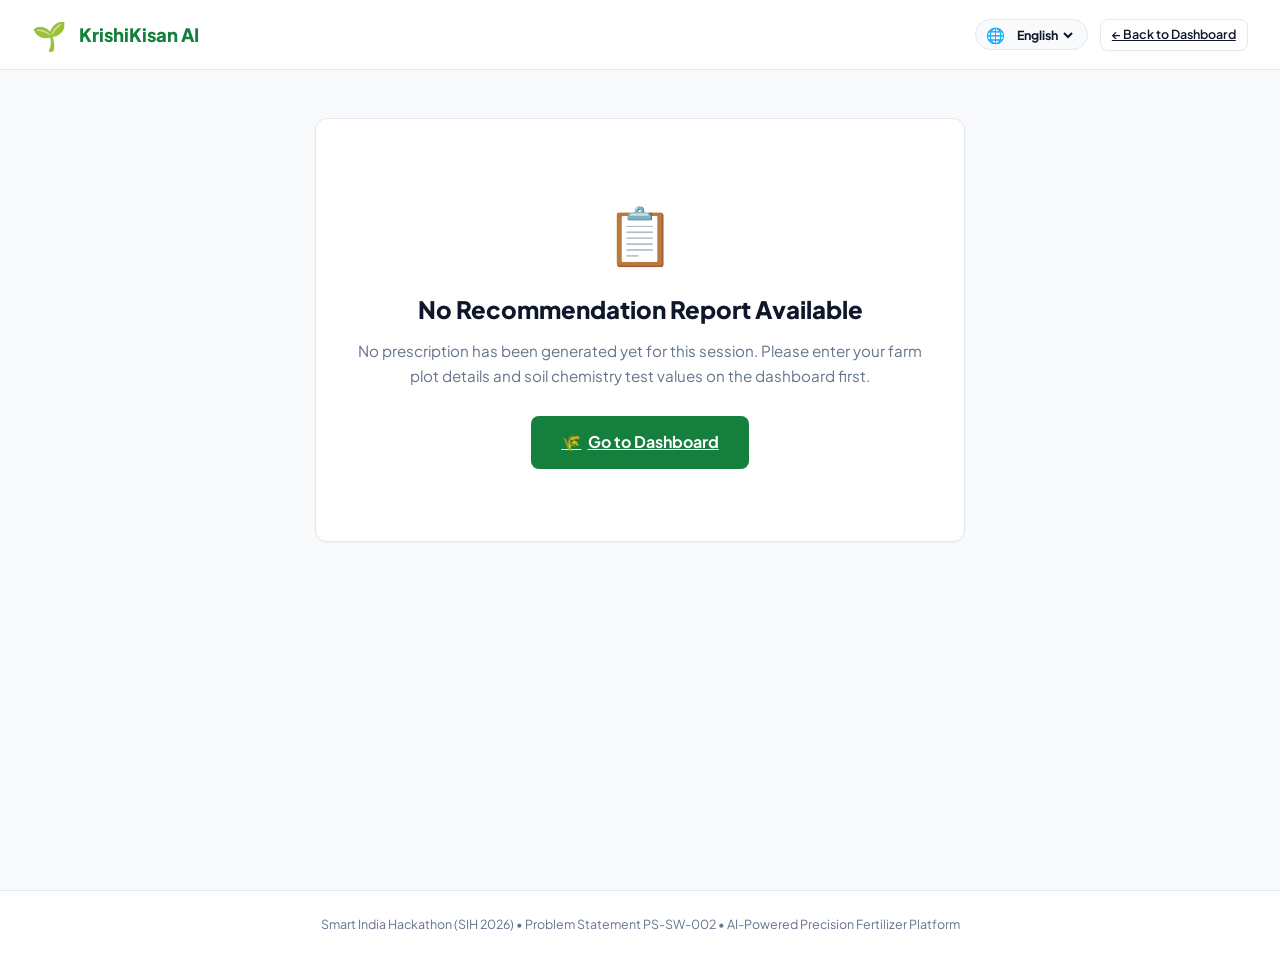
<file: fertilizer_app/templates/report.html>
<!DOCTYPE html>
<html lang="en">
<head>
    <meta charset="UTF-8">
    <meta name="viewport" content="width=device-width, initial-scale=1.0">
    <title>AI Precision Fertilizer Recommendation Report • KrishiKisan AI</title>
    <link rel="preconnect" href="https://fonts.googleapis.com">
    <link rel="preconnect" href="https://fonts.gstatic.com" crossorigin>
    <link href="https://fonts.googleapis.com/css2?family=Noto+Sans+Devanagari:wght@400;500;600;700;800&family=Noto+Sans+Gujarati:wght@400;500;600;700;800&family=Plus+Jakarta+Sans:wght@300;400;500;600;700;800&display=swap" rel="stylesheet">
    <link rel="stylesheet" href="/static/css/style.css">
</head>
<body>

    <!-- ====================================================================
         TOP NAVIGATION BAR
         ==================================================================== -->
    <header class="navbar">
        <div class="nav-brand">
            <div class="brand-icon">🌱</div>
            <div class="brand-text">
                <span class="brand-title" data-i18n="brand.title">KrishiKisan AI</span>
            </div>
        </div>
        <div class="nav-actions" style="display: flex; align-items: center; gap: 0.75rem; flex-wrap: nowrap;">
            <div class="lang-selector-wrap">
                <span class="lang-icon">🌐</span>
                <select id="langSelect" class="lang-selector-select" aria-label="Select language" onchange="window.i18n.setLanguage(this.value)">
                    <option value="en">English</option>
                    <option value="hi">हिन्दी</option>
                    <option value="gu">ગુજરાતી</option>
                </select>
            </div>
            <a href="/" class="btn btn-outline btn-sm" id="btnTopBack" data-i18n="nav.backDashboard" style="white-space: nowrap;">← Back to Dashboard</a>
        </div>
    </header>

    <!-- ====================================================================
         REPORT MAIN CONTAINER
         ==================================================================== -->
    <main class="app-container report-page-container">
        
        <!-- Empty State Container -->
        <div id="reportEmptyState" class="card empty-state-card" style="display: none;">
            <div class="empty-icon">📋</div>
            <h2 class="empty-title" data-i18n="report.emptyTitle">No Recommendation Report Available</h2>
            <p class="empty-desc" data-i18n="report.emptyText">
                No prescription has been generated yet for this session. Please enter your farm plot details and soil chemistry test values on the dashboard first.
            </p>
            <a href="/" class="btn btn-primary btn-lg">
                <span>🌾</span> <span data-i18n="report.goDashboard">Go to Dashboard</span>
            </a>
        </div>

        <!-- Full Recommendation Report Content -->
        <div id="reportContent" style="display: none;">

            <!-- Report Header Card -->
            <div class="card report-header-card">
                <div class="report-header-flex">
                    <div class="report-title-group">
                        <span class="badge badge-accent report-badge-pill" data-i18n="report.badgeOfficial">Official Agronomic Prescription</span>
                        <h1 class="report-title" data-i18n="report.title">Precision Fertilizer Recommendation Report</h1>
                        <p class="report-subtitle" data-i18n="report.subtitle">
                            AI Multi-Model Ensemble & ICAR Stoichiometric Nutrient Prescription
                        </p>
                    </div>
                    <div class="report-meta-box">
                        <div class="meta-pill">
                            <span class="meta-label" data-i18n="report.generatedLabel">Generated:</span>
                            <span id="repDate" class="meta-val">-</span>
                        </div>
                    </div>
                </div>

                <!-- Plot & Crop Context Strip -->
                <div class="plot-context-strip">
                    <div class="context-item">
                        <span class="context-icon">🌾</span>
                        <div class="context-text-wrap">
                            <span class="context-label" data-i18n="report.targetCrop">Target Crop</span>
                            <strong class="context-val" id="repCrop">-</strong>
                        </div>
                    </div>
                    <div class="context-item">
                        <span class="context-icon">📐</span>
                        <div class="context-text-wrap">
                            <span class="context-label" data-i18n="report.fieldArea">Field Area</span>
                            <strong class="context-val" id="repArea">-</strong>
                        </div>
                    </div>
                    <div class="context-item">
                        <span class="context-icon">🏜️</span>
                        <div class="context-text-wrap">
                            <span class="context-label" data-i18n="report.soilTexture">Soil Texture</span>
                            <strong class="context-val" id="repSoilType">-</strong>
                        </div>
                    </div>
                    <div class="context-item">
                        <span class="context-icon">📍</span>
                        <div class="context-text-wrap">
                            <span class="context-label" data-i18n="report.sourceBenchmark">Source Benchmark</span>
                            <strong class="context-val" id="repSource">Field Test</strong>
                        </div>
                    </div>
                </div>
            </div>

            <!-- Primary Recommendation Banner -->
            <div class="card primary-rec-banner">
                <div class="banner-top">
                    <div class="banner-product-wrap">
                        <span class="banner-tag" data-i18n="report.primaryTag">Recommended Primary Formulation</span>
                        <h2 class="banner-product" id="repPrimaryFertilizer">-</h2>
                    </div>
                    <div class="banner-cost">
                        <span class="cost-label" data-i18n="report.estCost">Est. Total Fertilizer Cost</span>
                        <span class="cost-value" id="repTotalCost">₹0</span>
                    </div>
                </div>
                
                <div class="banner-metrics">
                    <div class="metric-item">
                        <span class="metric-label" data-i18n="report.totalQty">Total Fertilizer Quantity</span>
                        <span class="metric-val" id="repTotalQuantity">0 kg</span>
                    </div>
                    <div class="metric-item">
                        <span class="metric-label" data-i18n="report.aiConfidence">AI Model Confidence</span>
                        <span class="metric-val highlight-confidence" id="repConfidence">99.7%</span>
                    </div>
                    <div class="metric-item">
                        <span class="metric-label" data-i18n="report.appWindow">Weather Application Window</span>
                        <span class="metric-val" id="repWeatherSafety">Optimal</span>
                    </div>
                </div>
            </div>

            <!-- Warnings / Alerts Container -->
            <div id="repWarningsContainer" class="report-warnings-wrap"></div>

            <!-- Main 2-Column Responsive Dashboard Layout -->
            <div class="report-main-grid">
                
                <!-- Left Column -->
                <div class="report-col">
                    <!-- 1. Soil Nutrient Status Matrix -->
                    <div class="card report-section-card">
                        <div class="card-header">
                            <h2 class="card-title"><span>📊</span> <span data-i18n="report.diagTitle">Soil Nutrient Status & Balance</span></h2>
                            <span class="badge badge-accent" data-i18n="report.diagMatrix">Diagnostic Matrix</span>
                        </div>

                        <!-- Macro Nutrients (N, P, K) with Progress Bars -->
                        <div class="nutrient-bars-container">
                            <div class="nutrient-bar-group">
                                <div class="nutrient-bar-header">
                                    <div class="nutrient-name-wrap">
                                        <strong class="nutrient-name" data-i18n="report.nutrientN">Nitrogen (N)</strong>
                                        <span class="unit" id="repNVal">(0.0 kg/ha)</span>
                                    </div>
                                    <span class="badge" id="repNStatus">LOW</span>
                                </div>
                                <div class="progress-track">
                                    <div class="progress-fill fill-n" id="repNBar" style="width: 35%;"></div>
                                </div>
                            </div>

                            <div class="nutrient-bar-group">
                                <div class="nutrient-bar-header">
                                    <div class="nutrient-name-wrap">
                                        <strong class="nutrient-name" data-i18n="report.nutrientP">Phosphorus (P₂O₅)</strong>
                                        <span class="unit" id="repPVal">(0.0 kg/ha)</span>
                                    </div>
                                    <span class="badge" id="repPStatus">MEDIUM</span>
                                </div>
                                <div class="progress-track">
                                    <div class="progress-fill fill-p" id="repPBar" style="width: 50%;"></div>
                                </div>
                            </div>

                            <div class="nutrient-bar-group">
                                <div class="nutrient-bar-header">
                                    <div class="nutrient-name-wrap">
                                        <strong class="nutrient-name" data-i18n="report.nutrientK">Potassium (K₂O)</strong>
                                        <span class="unit" id="repKVal">(0.0 kg/ha)</span>
                                    </div>
                                    <span class="badge" id="repKStatus">MEDIUM</span>
                                </div>
                                <div class="progress-track">
                                    <div class="progress-fill fill-k" id="repKBar" style="width: 65%;"></div>
                                </div>
                            </div>
                        </div>

                        <!-- Soil Chemistry & Secondary Diagnostics (pH, OC, EC) -->
                        <div class="soil-chem-divider">
                            <div class="soil-chem-grid">
                                <div class="soil-chem-item">
                                    <span class="soil-chem-label" data-i18n="report.soilPh">Soil pH</span>
                                    <strong class="soil-chem-val" id="repPhVal">6.8 (Neutral)</strong>
                                </div>
                                <div class="soil-chem-item">
                                    <span class="soil-chem-label" data-i18n="report.soilOc">Organic Carbon (OC)</span>
                                    <strong class="soil-chem-val" id="repOcVal">0.55%</strong>
                                </div>
                                <div class="soil-chem-item">
                                    <span class="soil-chem-label" data-i18n="report.soilEc">Electrical Cond. (EC)</span>
                                    <strong class="soil-chem-val" id="repEcVal">0.45 dS/m</strong>
                                </div>
                            </div>
                        </div>
                    </div>

                    <!-- 2. Soil Amendments & Micronutrients -->
                    <div class="card report-section-card">
                        <div class="card-header">
                            <h2 class="card-title"><span>🧪</span> <span data-i18n="report.amendTitle">Soil Amendments & Micronutrient Prescriptions</span></h2>
                        </div>
                        <div class="amend-block">
                            <strong class="amend-heading" data-i18n="report.phAmendHeading">🌾 Soil pH Amendment (Lime / Gypsum):</strong>
                            <p id="repPhAmendment" class="amend-body">Optimal range</p>
                        </div>
                        <div class="amend-block">
                            <strong class="amend-heading" data-i18n="report.microAmendHeading">🔬 Micronutrient Corrections (Zn, B, S, Fe):</strong>
                            <p id="repMicronutrients" class="amend-body">Adequate</p>
                        </div>
                    </div>
                </div>

                <!-- Right Column: Multi-Stage Split Application Schedule -->
                <div class="report-col">
                    <!-- 3. Agronomic Split Application Schedule -->
                    <div class="card report-section-card">
                        <div class="card-header">
                            <h2 class="card-title"><span>📅</span> <span data-i18n="report.splitTitle">Agronomic Split Application Schedule</span></h2>
                            <span class="badge badge-primary" data-i18n="report.splitBadge">3-Stage Plan</span>
                        </div>
                        <p class="section-lead-desc" data-i18n="report.splitDesc">
                            Multi-stage split dosing enhances Nitrogen Use Efficiency (NUE) by up to 35% and minimizes environmental leaching.
                        </p>
                        <div class="split-timeline" id="repSplitTimeline"></div>
                    </div>
                </div>

            </div>

            <!-- Weather & Spray Safety Radar (Full Width) -->
            <div class="card report-section-card">
                <div class="card-header">
                    <h2 class="card-title"><span>🌤️</span> <span data-i18n="report.radarTitle">Agro-Meteorology & Spray Safety Radar</span></h2>
                </div>
                <div class="weather-preview-box report-weather-box">
                    <div class="weather-metric">
                        <span class="w-label" data-i18n="weather.temp">Temperature</span>
                        <span class="w-val" id="repWeatherTemp">28.5 °C</span>
                    </div>
                    <div class="weather-metric">
                        <span class="w-label" data-i18n="weather.humidity">Humidity</span>
                        <span class="w-val" id="repWeatherHumidity">62 %</span>
                    </div>
                    <div class="weather-metric">
                        <span class="w-label" data-i18n="weather.rain">Rain Forecast</span>
                        <span class="w-val" id="repWeatherRain">0.0 mm</span>
                    </div>
                    <div class="weather-metric">
                        <span class="w-label" data-i18n="weather.wind">Wind Speed</span>
                        <span class="w-val" id="repWeatherWind">8.5 km/h</span>
                    </div>
                </div>
                <div class="weather-advisory-container">
                    <span class="advisory-icon">📢</span>
                    <p id="repWeatherAdvisory" class="weather-advisory-text"></p>
                </div>
            </div>

            <!-- AI Multi-Model Ensemble & Decision Factors -->
            <div class="card report-section-card">
                <div class="card-header">
                    <div class="header-with-badge">
                        <h2 class="card-title"><span>🧠</span> <span data-i18n="report.aiTitle">AI Multi-Model Ensemble Confidence & Alternative Formulations</span></h2>
                        <span class="badge badge-info" id="repModelVersion" data-i18n="report.metaEnsemble">Weighted Soft-Voting Meta-Ensemble (250 RF + 250 ET + 250 HGB + Deep MLP)</span>
                    </div>
                </div>
                <p class="section-lead-desc" data-i18n="report.aiSubtitle">
                    Top-3 Alternative Formulations ranked by probability distribution:
                </p>
                <div id="repAlternativesContainer" class="alternatives-grid"></div>
                
                <div class="decision-drivers-wrap">
                    <strong class="decision-drivers-heading" data-i18n="report.decisionFactors">Key Decision Factors:</strong>
                    <ul id="repDecisionDriversList" class="decision-drivers-list"></ul>
                </div>
            </div>

            <!-- Explainable AI Scientific Rationale -->
            <div class="card report-section-card">
                <div class="card-header">
                    <h2 class="card-title"><span>💡</span> <span data-i18n="report.rationaleTitle">Explainable AI Scientific Rationale</span></h2>
                    <span class="badge badge-accent" data-i18n="report.icarBadge">ICAR Stoichiometry</span>
                </div>
                <div id="repExplanation" class="scientific-rationale-box"></div>
            </div>

            <!-- Bottom Actions Bar -->
            <div class="report-actions-bar no-print">
                <button type="button" class="btn btn-primary btn-lg" id="btnDownloadPDF" onclick="downloadReportPDF()">
                    <span>📥</span> <span data-i18n="report.btnDownloadPDF">Download PDF Report</span>
                </button>
            </div>

        </div>

    </main>

    <footer class="app-footer no-print">
        <p data-i18n="footer.text">Smart India Hackathon (SIH 2026) • Problem Statement PS-SW-002 • AI-Powered Precision Fertilizer Platform</p>
    </footer>

    <script src="/static/js/translations.js"></script>
    <script src="/static/js/report.js"></script>
</body>
</html>
</file>
<file: static/css/style.css>
:root {
    --primary: #15803d;
    --primary-hover: #166534;
    --primary-light: #dcfce7;
    --accent-blue: #0284c7;
    --accent-blue-light: #e0f2fe;
    --accent-amber: #d97706;
    --accent-amber-light: #fef3c7;
    --accent-rose: #e11d48;
    --bg-main: #f8fafc;
    --bg-card: #ffffff;
    --border-color: #e2e8f0;
    --text-main: #0f172a;
    --text-muted: #64748b;
    --radius-md: 8px;
    --radius-lg: 12px;
    --shadow-sm: 0 1px 2px 0 rgb(0 0 0 / 0.05);
    --shadow-md: 0 4px 6px -1px rgb(0 0 0 / 0.08), 0 2px 4px -2px rgb(0 0 0 / 0.06);
}

* {
    box-sizing: border-box;
    margin: 0;
    padding: 0;
}

body {
    font-family: 'Plus Jakarta Sans', 'Noto Sans Devanagari', 'Noto Sans Gujarati', -apple-system, BlinkMacSystemFont, "Segoe UI", Roboto, sans-serif;
    background-color: var(--bg-main);
    color: var(--text-main);
    line-height: 1.5;
    -webkit-font-smoothing: antialiased;
}

/* ====================================================================
   ANIMATION KEYFRAMES
   ==================================================================== */
@keyframes fadeInUp {
    from {
        opacity: 0;
        transform: translateY(12px);
    }
    to {
        opacity: 1;
        transform: translateY(0);
    }
}

@keyframes fadeIn {
    from {
        opacity: 0;
    }
    to {
        opacity: 1;
    }
}

@keyframes bannerShimmer {
    0% {
        background-position: 0% 50%;
    }
    50% {
        background-position: 100% 50%;
    }
    100% {
        background-position: 0% 50%;
    }
}

@keyframes progressShimmer {
    0% {
        transform: translateX(-100%);
    }
    100% {
        transform: translateX(200%);
    }
}

@keyframes pulse {
    0% {
        transform: scale(0.95);
        box-shadow: 0 0 0 0 rgba(21, 128, 61, 0.7);
    }
    70% {
        transform: scale(1);
        box-shadow: 0 0 0 6px rgba(21, 128, 61, 0);
    }
    100% {
        transform: scale(0.95);
        box-shadow: 0 0 0 0 rgba(21, 128, 61, 0);
    }
}

/* ====================================================================
   NAVBAR
   ==================================================================== */
.navbar {
    display: flex;
    justify-content: space-between;
    align-items: center;
    background: #ffffff;
    border-bottom: 1px solid var(--border-color);
    padding: 0.85rem 2rem;
    position: sticky;
    top: 0;
    z-index: 50;
    transition: box-shadow 0.25s ease;
}

.nav-brand {
    display: flex;
    align-items: center;
    gap: 0.75rem;
    cursor: default;
}

.brand-icon {
    font-size: 1.75rem;
    display: inline-block;
    transition: transform 0.3s cubic-bezier(0.34, 1.56, 0.64, 1);
}

.nav-brand:hover .brand-icon {
    transform: scale(1.15) rotate(6deg);
}

.brand-title {
    font-size: 1.15rem;
    font-weight: 800;
    color: var(--primary);
    display: block;
    line-height: 1.2;
}

.brand-subtitle {
    font-size: 0.75rem;
    color: var(--text-muted);
    font-weight: 500;
}

.nav-stats {
    display: flex;
    align-items: center;
    gap: 0.75rem;
}

.nav-actions {
    display: inline-flex;
    align-items: center;
    gap: 0.75rem;
    flex-wrap: nowrap;
}

.nav-actions .lang-selector-wrap,
.nav-actions .btn {
    white-space: nowrap;
    display: inline-flex;
    align-items: center;
}

/* Language Switcher */
.lang-selector-wrap {
    display: flex;
    align-items: center;
    gap: 0.35rem;
    background: var(--bg-main);
    border: 1px solid var(--border-color);
    border-radius: 9999px;
    padding: 0.35rem 0.65rem;
    transition: transform 0.2s ease, border-color 0.2s ease, box-shadow 0.2s ease;
}

.lang-selector-wrap:hover {
    transform: translateY(-1px);
    border-color: #cbd5e1;
    box-shadow: var(--shadow-sm);
}

.lang-icon {
    font-size: 0.95rem;
    line-height: 1;
    display: inline-block;
}

.lang-selector-select {
    background: transparent;
    border: none;
    outline: none;
    font-family: inherit;
    font-size: 0.78rem;
    font-weight: 700;
    color: var(--text-main);
    cursor: pointer;
    padding: 0 0.1rem;
}

.lang-selector-select option {
    background: #ffffff;
    color: var(--text-main);
    font-weight: 600;
}


.stat-pill {
    background: var(--bg-main);
    border: 1px solid var(--border-color);
    padding: 0.4rem 0.75rem;
    border-radius: 9999px;
    font-size: 0.78rem;
    display: flex;
    align-items: center;
    gap: 0.4rem;
    transition: transform 0.2s cubic-bezier(0.16, 1, 0.3, 1), border-color 0.2s ease, box-shadow 0.2s ease;
}

.stat-pill:hover {
    transform: translateY(-1px);
    border-color: #cbd5e1;
    box-shadow: var(--shadow-sm);
}

.stat-label {
    color: var(--text-muted);
}

.stat-value {
    font-weight: 700;
    color: var(--text-main);
}

.highlight-green {
    color: var(--primary);
}

.pulse-green {
    width: 8px;
    height: 8px;
    background-color: var(--primary);
    border-radius: 50%;
    box-shadow: 0 0 0 0 rgba(21, 128, 61, 0.7);
    animation: pulse 2s infinite;
}

/* ====================================================================
   APP CONTAINER
   ==================================================================== */
.app-container {
    max-width: 1380px;
    margin: 1.5rem auto;
    padding: 0 1.5rem;
    min-height: calc(100vh - 160px);
}

/* Tabs */
.tab-nav {
    display: flex;
    gap: 0.5rem;
    margin-bottom: 1.25rem;
    border-bottom: 1px solid var(--border-color);
    padding-bottom: 0.5rem;
}

.tab-btn {
    background: none;
    border: none;
    font-family: inherit;
    font-size: 0.9rem;
    font-weight: 600;
    color: var(--text-muted);
    padding: 0.6rem 1rem;
    border-radius: var(--radius-md);
    cursor: pointer;
    display: flex;
    align-items: center;
    gap: 0.5rem;
    transition: all 0.2s cubic-bezier(0.16, 1, 0.3, 1);
}

.tab-btn:hover {
    color: var(--text-main);
    background: #f1f5f9;
    transform: translateY(-1px);
}

.tab-btn.active {
    color: var(--primary);
    background: var(--primary-light);
}

.tab-pane {
    display: none;
}

.tab-pane.active {
    display: block;
    animation: fadeIn 0.3s cubic-bezier(0.16, 1, 0.3, 1) both;
}

/* Grid */
.grid-2col {
    display: grid;
    grid-template-columns: 1fr 1fr;
    gap: 1.5rem;
}

@media (max-width: 1024px) {
    .grid-2col {
        grid-template-columns: 1fr;
    }
}

/* ====================================================================
   CARD
   ==================================================================== */
.card {
    background: var(--bg-card);
    border: 1px solid var(--border-color);
    border-radius: var(--radius-lg);
    padding: 1.5rem;
    box-shadow: var(--shadow-sm);
    transition: transform 0.25s cubic-bezier(0.16, 1, 0.3, 1), box-shadow 0.25s cubic-bezier(0.16, 1, 0.3, 1), border-color 0.25s ease;
    animation: fadeInUp 0.4s cubic-bezier(0.16, 1, 0.3, 1) both;
}

.card:hover {
    transform: translateY(-2px);
    box-shadow: 0 8px 20px -4px rgba(0, 0, 0, 0.07), 0 3px 6px -2px rgba(0, 0, 0, 0.04);
    border-color: #cbd5e1;
}

.card-header {
    display: flex;
    justify-content: space-between;
    align-items: center;
    margin-bottom: 1.25rem;
}

.card-title {
    font-size: 1.05rem;
    font-weight: 700;
    color: var(--text-main);
    display: flex;
    align-items: center;
    gap: 0.5rem;
}

/* ====================================================================
   FORM STYLES
   ==================================================================== */
.form-section {
    margin-bottom: 1.25rem;
    padding-bottom: 1.25rem;
    border-bottom: 1px solid var(--border-color);
}

.form-section:last-of-type {
    border-bottom: none;
    margin-bottom: 1rem;
    padding-bottom: 0;
}

.section-heading {
    font-size: 0.85rem;
    font-weight: 700;
    color: var(--text-main);
    text-transform: uppercase;
    letter-spacing: 0.04em;
    margin-bottom: 0.85rem;
    display: block;
}

.form-row {
    display: grid;
    grid-template-columns: 1fr 1fr;
    gap: 0.85rem;
    margin-bottom: 0.85rem;
}

.form-row-3 {
    display: grid;
    grid-template-columns: 1fr 1fr 1fr;
    gap: 0.75rem;
    margin-bottom: 0.75rem;
}

.form-row-4 {
    display: grid;
    grid-template-columns: 1fr 1fr 1fr 1fr;
    gap: 0.5rem;
}

.form-group {
    display: flex;
    flex-direction: column;
    gap: 0.35rem;
    width: 100%;
}

.form-group label {
    font-size: 0.82rem;
    font-weight: 600;
    color: #334155;
    transition: color 0.15s ease;
}

.form-group:focus-within label {
    color: var(--primary);
}

.unit {
    font-size: 0.72rem;
    font-weight: 500;
    color: var(--text-muted);
}

.form-control {
    width: 100%;
    font-family: inherit;
    font-size: 0.88rem;
    padding: 0.55rem 0.75rem;
    border: 1px solid var(--border-color);
    border-radius: var(--radius-md);
    background: #ffffff;
    color: var(--text-main);
    outline: none;
    transition: border-color 0.2s ease, box-shadow 0.2s ease, transform 0.15s ease, background-color 0.15s ease;
}

.form-control:hover {
    border-color: #cbd5e1;
}

.form-control:focus {
    border-color: var(--primary);
    box-shadow: 0 0 0 3px rgba(21, 128, 61, 0.15);
    transform: translateY(-1px);
}

.form-control-sm {
    padding: 0.4rem 0.6rem;
    font-size: 0.8rem;
}

.helper-text {
    font-size: 0.72rem;
    color: var(--text-muted);
}

/* Highlight Box */
.highlight-box {
    background: #f8fafc;
    border: 1px dashed #cbd5e1;
    border-radius: var(--radius-md);
    padding: 0.85rem;
    transition: border-color 0.2s ease, background-color 0.2s ease;
}

.highlight-box:hover {
    border-color: #94a3b8;
    background: #f1f5f9;
}

.box-header {
    display: flex;
    justify-content: space-between;
    align-items: center;
}

.box-title {
    font-size: 0.82rem;
    font-weight: 700;
    color: #1e293b;
}

.autofetch-grid {
    display: grid;
    grid-template-columns: repeat(3, 1fr);
    gap: 0.75rem;
    width: 100%;
}

/* Accordion */
.micronutrients-accordion summary {
    font-size: 0.82rem;
    font-weight: 600;
    color: var(--accent-blue);
    cursor: pointer;
    outline: none;
    margin-top: 0.5rem;
    transition: color 0.15s ease;
}

.micronutrients-accordion summary:hover {
    color: #0369a1;
}

/* Weather Box */
.weather-preview-box {
    display: grid;
    grid-template-columns: repeat(4, 1fr);
    background: #f0fdf4;
    border: 1px solid #bbf7d0;
    border-radius: var(--radius-md);
    padding: 0.75rem;
    text-align: center;
    gap: 0.5rem;
    transition: border-color 0.2s ease, box-shadow 0.2s ease, transform 0.2s ease;
}

.weather-preview-box:hover {
    border-color: #86efac;
    box-shadow: 0 4px 12px rgba(21, 128, 61, 0.08);
}

.weather-metric {
    transition: transform 0.2s cubic-bezier(0.16, 1, 0.3, 1);
}

.weather-preview-box:hover .weather-metric {
    transform: translateY(-1px);
}

.w-label {
    font-size: 0.72rem;
    color: var(--text-muted);
    display: block;
}

.w-val {
    font-size: 0.88rem;
    font-weight: 700;
    color: var(--text-main);
}

.weather-header-wrap {
    display: flex;
    justify-content: space-between;
    align-items: center;
    margin-bottom: 0.5rem;
    flex-wrap: wrap;
    gap: 0.4rem;
}

.weather-location-badge {
    font-size: 0.76rem;
    font-weight: 600;
    color: var(--primary);
    background: #ecfdf5;
    border: 1px solid #a7f3d0;
    padding: 0.2rem 0.55rem;
    border-radius: 9999px;
    display: inline-flex;
    align-items: center;
    gap: 0.25rem;
}

.weather-actions {
    display: inline-flex;
    align-items: center;
    gap: 0.35rem;
}

.btn-weather-action {
    background: #ffffff;
    border: 1px solid var(--border-color);
    border-radius: var(--radius-sm);
    padding: 0.18rem 0.45rem;
    font-size: 0.72rem;
    font-weight: 600;
    color: var(--text-muted);
    cursor: pointer;
    display: inline-flex;
    align-items: center;
    gap: 0.25rem;
    transition: all 0.2s ease;
}

.btn-weather-action:hover {
    background: #f8fafc;
    color: var(--primary);
    border-color: var(--primary-light);
}

.weather-error-box {
    background: #fef2f2;
    border: 1px solid #fecaca;
    border-radius: var(--radius-md);
    padding: 0.6rem 0.75rem;
    margin-bottom: 0.5rem;
    font-size: 0.8rem;
    color: #991b1b;
    display: flex;
    align-items: center;
    justify-content: space-between;
    gap: 0.5rem;
}

.btn-weather-retry {
    background: #ef4444;
    color: #ffffff;
    border: none;
    border-radius: 4px;
    padding: 0.2rem 0.55rem;
    font-size: 0.74rem;
    font-weight: 600;
    cursor: pointer;
    transition: background 0.2s ease;
}

.btn-weather-retry:hover {
    background: #dc2626;
}

.weather-footer-meta {
    display: flex;
    justify-content: space-between;
    align-items: center;
    margin-top: 0.35rem;
    font-size: 0.68rem;
    color: var(--text-muted);
    padding: 0 0.2rem;
}

.spin-icon {
    display: inline-block;
    animation: spinAnim 0.8s linear infinite;
}

@keyframes spinAnim {
    from { transform: rotate(0deg); }
    to { transform: rotate(360deg); }
}

/* ====================================================================
   BUTTONS
   ==================================================================== */
.btn {
    font-family: inherit;
    font-size: 0.88rem;
    font-weight: 600;
    padding: 0.6rem 1.2rem;
    border-radius: var(--radius-md);
    border: 1px solid transparent;
    cursor: pointer;
    display: inline-flex;
    align-items: center;
    justify-content: center;
    gap: 0.4rem;
    transition: transform 0.2s cubic-bezier(0.16, 1, 0.3, 1), box-shadow 0.2s cubic-bezier(0.16, 1, 0.3, 1), background-color 0.2s ease, border-color 0.2s ease;
}

.btn:hover {
    transform: translateY(-1.5px);
}

.btn:active {
    transform: translateY(0.5px) scale(0.98);
}

.btn-primary {
    background: var(--primary);
    color: #ffffff;
}

.btn-primary:hover {
    background: var(--primary-hover);
    box-shadow: 0 4px 14px rgba(21, 128, 61, 0.3);
}

.btn-secondary {
    background: #334155;
    color: #ffffff;
}

.btn-secondary:hover {
    background: #1e293b;
    box-shadow: 0 4px 12px rgba(30, 41, 59, 0.25);
}

.btn-outline {
    background: transparent;
    border-color: var(--border-color);
    color: var(--text-main);
}

.btn-outline:hover {
    background: #f1f5f9;
    border-color: #cbd5e1;
    box-shadow: var(--shadow-sm);
}

.btn-block {
    width: 100%;
}

.btn-sm {
    padding: 0.35rem 0.7rem;
    font-size: 0.78rem;
}

/* Badges */
.badge {
    font-size: 0.72rem;
    font-weight: 700;
    padding: 0.25rem 0.55rem;
    border-radius: 4px;
    text-transform: uppercase;
    letter-spacing: 0.03em;
    transition: transform 0.2s ease;
}

.badge:hover {
    transform: scale(1.05);
}

.badge-primary { background: var(--primary-light); color: var(--primary); }
.badge-accent { background: var(--accent-blue-light); color: var(--accent-blue); }
.badge-success { background: #dcfce7; color: #15803d; }
.badge-warning { background: #fef3c7; color: #b45309; }
.badge-danger { background: #fee2e2; color: #b91c1c; }

/* ====================================================================
   PRIMARY REC BANNER
   ==================================================================== */
.primary-rec-banner {
    background: linear-gradient(135deg, #15803d 0%, #166534 50%, #15803d 100%);
    background-size: 200% 200%;
    animation: fadeInUp 0.45s cubic-bezier(0.16, 1, 0.3, 1) both, bannerShimmer 9s ease infinite;
    color: #ffffff;
    border-radius: var(--radius-md);
    padding: 1.25rem;
    margin-bottom: 1.25rem;
    transition: transform 0.25s cubic-bezier(0.16, 1, 0.3, 1), box-shadow 0.25s ease;
}

.primary-rec-banner:hover {
    transform: translateY(-2px);
    box-shadow: 0 10px 24px -4px rgba(21, 128, 61, 0.35);
}

.banner-top {
    display: flex;
    justify-content: space-between;
    align-items: flex-start;
    border-bottom: 1px solid rgba(255, 255, 255, 0.2);
    padding-bottom: 0.85rem;
    margin-bottom: 0.85rem;
}

.banner-tag {
    font-size: 0.72rem;
    text-transform: uppercase;
    letter-spacing: 0.05em;
    opacity: 0.85;
}

.banner-product {
    font-size: 1.15rem;
    font-weight: 800;
    margin-top: 0.2rem;
    transition: transform 0.2s ease;
}

.banner-cost {
    text-align: right;
}

.cost-label {
    font-size: 0.72rem;
    opacity: 0.85;
    display: block;
}

.cost-value {
    font-size: 1.25rem;
    font-weight: 800;
    color: #fef08a;
    transition: transform 0.2s ease;
}

.banner-metrics {
    display: grid;
    grid-template-columns: 1fr 1fr 1fr;
    gap: 0.75rem;
}

.metric-item {
    font-size: 0.78rem;
    transition: transform 0.2s ease;
}

.primary-rec-banner:hover .metric-item {
    transform: translateY(-1px);
}

.metric-label {
    opacity: 0.8;
    display: block;
}

.metric-val {
    font-weight: 700;
    font-size: 0.95rem;
}

/* ====================================================================
   TIMELINE
   ==================================================================== */
.split-timeline {
    display: flex;
    flex-direction: column;
    gap: 0.75rem;
}

.timeline-item {
    display: flex;
    align-items: flex-start;
    gap: 0.75rem;
    background: #f8fafc;
    border: 1px solid var(--border-color);
    padding: 0.75rem;
    border-radius: var(--radius-md);
    transition: transform 0.22s cubic-bezier(0.16, 1, 0.3, 1), background-color 0.2s ease, border-color 0.2s ease, box-shadow 0.2s ease;
}

.timeline-item:hover {
    transform: translateX(4px);
    background: #ffffff;
    border-color: #86efac;
    box-shadow: 0 4px 12px rgba(0, 0, 0, 0.05);
}

.timeline-step {
    background: var(--primary);
    color: #ffffff;
    font-weight: 800;
    font-size: 0.75rem;
    width: 24px;
    height: 24px;
    border-radius: 50%;
    display: flex;
    align-items: center;
    justify-content: center;
    flex-shrink: 0;
    transition: transform 0.25s cubic-bezier(0.34, 1.56, 0.64, 1), box-shadow 0.25s ease;
}

.timeline-item:hover .timeline-step {
    transform: scale(1.15);
    box-shadow: 0 0 0 3px rgba(21, 128, 61, 0.2);
}

.timeline-content {
    flex-grow: 1;
}

.timeline-title {
    font-size: 0.85rem;
    font-weight: 700;
    color: var(--text-main);
    display: flex;
    justify-content: space-between;
}

.timeline-desc {
    font-size: 0.78rem;
    color: var(--text-muted);
    margin-top: 0.2rem;
}

/* ====================================================================
   PROGRESS BARS
   ==================================================================== */
.nutrient-bar-group {
    margin-bottom: 0.85rem;
}

.nutrient-bar-header {
    display: flex;
    justify-content: space-between;
    font-size: 0.78rem;
    font-weight: 700;
    margin-bottom: 0.3rem;
}

.progress-track {
    background: #e2e8f0;
    height: 8px;
    border-radius: 9999px;
    overflow: hidden;
    position: relative;
}

.progress-fill {
    height: 100%;
    border-radius: 9999px;
    transition: width 0.8s cubic-bezier(0.16, 1, 0.3, 1);
    position: relative;
    overflow: hidden;
}

.progress-fill::after {
    content: '';
    position: absolute;
    top: 0;
    left: 0;
    right: 0;
    bottom: 0;
    background: linear-gradient(90deg, transparent, rgba(255, 255, 255, 0.35), transparent);
    transform: translateX(-100%);
    animation: progressShimmer 3s infinite cubic-bezier(0.4, 0, 0.2, 1);
}

.fill-n { background: var(--primary); }
.fill-p { background: var(--accent-amber); }
.fill-k { background: var(--accent-blue); }

/* Soil Chemistry Diagnostic Grid */
.soil-chem-grid {
    display: grid;
    grid-template-columns: repeat(2, 1fr);
    gap: 0.6rem;
    margin-top: 1rem;
}

.soil-chem-item {
    background: #f8fafc;
    border: 1px solid var(--border-color);
    border-radius: var(--radius-md);
    padding: 0.55rem 0.75rem;
    display: flex;
    flex-direction: column;
    justify-content: center;
    gap: 0.2rem;
    min-height: 52px;
    transition: transform 0.2s cubic-bezier(0.16, 1, 0.3, 1), border-color 0.2s ease, background-color 0.2s ease;
}

.soil-chem-item:hover {
    background: #ffffff;
    border-color: #cbd5e1;
    transform: translateY(-1px);
    box-shadow: var(--shadow-sm);
}

.soil-chem-item-full {
    grid-column: span 2;
    flex-direction: row;
    justify-content: space-between;
    align-items: center;
}

.soil-chem-label {
    font-size: 0.72rem;
    color: var(--text-muted);
    font-weight: 600;
    text-transform: uppercase;
    letter-spacing: 0.03em;
}

.soil-chem-val {
    font-size: 0.85rem;
    font-weight: 700;
    color: var(--text-main);
    word-break: break-word;
}


/* Table */
.table-responsive {
    overflow-x: auto;
}

.data-table {
    width: 100%;
    border-collapse: collapse;
    font-size: 0.85rem;
    text-align: left;
}

.data-table th {
    background: #f8fafc;
    color: var(--text-muted);
    font-weight: 700;
    padding: 0.75rem 1rem;
    border-bottom: 1px solid var(--border-color);
}

.data-table td {
    padding: 0.75rem 1rem;
    border-bottom: 1px solid var(--border-color);
    color: var(--text-main);
    transition: background-color 0.15s ease;
}

.data-table tr:hover td {
    background-color: #f8fafc;
}

/* Footer */
.app-footer {
    text-align: center;
    padding: 1.5rem;
    font-size: 0.78rem;
    color: var(--text-muted);
    border-top: 1px solid var(--border-color);
    background: #ffffff;
    margin-top: 2rem;
}

/* Dashboard Input Form Container */
.dashboard-form-section {
    width: 100%;
}

.dashboard-form-container {
    max-width: 860px;
    margin: 0 auto;
}

/* ====================================================================
   REPORT PAGE CONTAINER & COMPONENTS (POLISHED TYPOGRAPHY & LAYOUT)
   ==================================================================== */
.report-page-container {
    max-width: 1080px;
    margin: 2rem auto;
    padding: 0 1.25rem;
    word-break: normal;
    overflow-wrap: break-word;
}

.report-header-card {
    padding: 2rem;
    border-radius: 12px;
    margin-bottom: 1.75rem;
    border: 1px solid var(--border-color);
    background: #ffffff;
    box-shadow: var(--shadow-sm);
    animation-delay: 0.05s;
}

.report-header-flex {
    display: flex;
    justify-content: space-between;
    align-items: flex-start;
    gap: 1.5rem;
    margin-bottom: 1.5rem;
    flex-wrap: wrap;
}

.report-title-group {
    flex: 1;
    min-width: 280px;
}

.report-badge-pill {
    margin-bottom: 0.6rem;
    display: inline-block;
    font-size: 0.78rem;
    font-weight: 700;
    letter-spacing: 0.04em;
    padding: 0.3rem 0.75rem;
    border-radius: 9999px;
}

.report-title {
    font-size: 1.85rem;
    font-weight: 800;
    color: var(--text-main);
    line-height: 1.3;
    margin: 0 0 0.4rem 0;
    letter-spacing: -0.02em;
}

.report-subtitle {
    font-size: 0.95rem;
    color: var(--text-muted);
    line-height: 1.55;
    margin: 0;
    font-weight: 500;
}

.report-meta-box {
    display: flex;
    flex-direction: column;
    gap: 0.5rem;
    align-items: flex-end;
    flex-shrink: 0;
}

.meta-pill {
    background: #f8fafc;
    border: 1px solid var(--border-color);
    padding: 0.45rem 0.85rem;
    border-radius: 8px;
    font-size: 0.82rem;
    display: flex;
    align-items: center;
    gap: 0.45rem;
    transition: transform 0.2s ease, border-color 0.2s ease;
}

.meta-pill:hover {
    transform: translateY(-1px);
    border-color: #cbd5e1;
}

.meta-label {
    color: var(--text-muted);
    font-weight: 600;
}

.meta-val {
    color: var(--text-main);
    font-weight: 700;
}

/* Plot Context Strip */
.plot-context-strip {
    display: grid;
    grid-template-columns: repeat(4, 1fr);
    gap: 1rem;
    background: #f8fafc;
    border: 1px solid var(--border-color);
    border-radius: 10px;
    padding: 1.25rem;
    margin-top: 1.5rem;
    transition: border-color 0.2s ease, box-shadow 0.2s ease;
}

.plot-context-strip:hover {
    border-color: #cbd5e1;
    box-shadow: var(--shadow-sm);
}

.context-item {
    display: flex;
    align-items: center;
    gap: 0.85rem;
}

.context-icon {
    font-size: 1.65rem;
    line-height: 1;
    display: inline-block;
    flex-shrink: 0;
}

.context-text-wrap {
    display: flex;
    flex-direction: column;
    gap: 0.15rem;
}

.context-label {
    display: block;
    font-size: 0.75rem;
    text-transform: uppercase;
    color: var(--text-muted);
    font-weight: 600;
    letter-spacing: 0.04em;
}

.context-val {
    display: block;
    font-size: 1rem;
    color: var(--text-main);
    font-weight: 700;
    line-height: 1.3;
}

/* Primary Recommendation Banner */
.primary-rec-banner {
    background: linear-gradient(135deg, #15803d 0%, #166534 100%);
    color: #ffffff;
    padding: 1.75rem 2rem;
    border-radius: 12px;
    margin-bottom: 12px;
    box-shadow: 0 10px 25px -5px rgba(21, 128, 61, 0.3);
    border: none;
}

.banner-top {
    display: flex;
    justify-content: space-between;
    align-items: flex-start;
    gap: 1.25rem;
    margin-bottom: 1.25rem;
    flex-wrap: wrap;
}

.banner-product-wrap {
    flex: 1;
    min-width: 280px;
}

.banner-tag {
    display: inline-block;
    font-size: 0.8rem;
    font-weight: 700;
    text-transform: uppercase;
    letter-spacing: 0.05em;
    color: #bbf7d0;
    margin-bottom: 0.35rem;
}

.banner-product {
    font-size: 1.85rem;
    font-weight: 800;
    color: #ffffff;
    line-height: 1.25;
    margin: 0;
}

.banner-cost {
    text-align: right;
}

.cost-label {
    font-size: 0.82rem;
    color: #dcfce7;
    font-weight: 600;
    text-transform: uppercase;
    letter-spacing: 0.04em;
    margin-bottom: 0.2rem;
    display: block;
}

.cost-value {
    font-size: 1.85rem;
    font-weight: 800;
    color: #fef08a;
    line-height: 1.2;
}

.banner-metrics {
    display: grid;
    grid-template-columns: repeat(3, 1fr);
    gap: 0.85rem;
    border-top: 1px solid rgba(255, 255, 255, 0.2);
    padding-top: 1.25rem;
}

.metric-item {
    background: rgba(255, 255, 255, 0.1);
    backdrop-filter: blur(4px);
    padding: 0.85rem 1.15rem;
    border-radius: 10px;
    border: 1px solid rgba(255, 255, 255, 0.15);
}

.metric-label {
    font-size: 0.8rem;
    color: rgba(255, 255, 255, 0.9);
    font-weight: 500;
    margin-bottom: 0.25rem;
    display: block;
}

.metric-val {
    font-size: 1.3rem;
    font-weight: 800;
    color: #ffffff;
    line-height: 1.2;
    display: block;
}

.metric-val.highlight-confidence {
    color: #ffffff !important;
}

/* Warnings Container */
.report-warnings-wrap {
    margin-bottom: 12px;
}

.report-warning-card {
    background: #fffbeb;
    border: 1px solid #fde68a;
    border-left: 5px solid #f59e0b;
    border-radius: 10px;
    padding: 1.15rem 1.25rem;
    margin-bottom: 12px;
}

.warning-card-title {
    font-weight: 700;
    color: #92400e;
    font-size: 1rem;
    margin-bottom: 0.4rem;
    display: flex;
    align-items: center;
    gap: 0.5rem;
}

.warning-card-list {
    margin: 0;
    padding-left: 1.25rem;
    font-size: 0.92rem;
    color: #78350f;
    line-height: 1.6;
}

/* 2-Column Main Report Grid */
.report-main-grid,
.report-grid-2col {
    display: grid;
    grid-template-columns: 1fr 1fr;
    gap: 12px;
    margin-bottom: 12px;
    align-items: start;
}

.report-col {
    display: flex;
    flex-direction: column;
    gap: 12px;
    width: 100%;
}

.report-section-card {
    padding: 1.5rem 1.75rem;
    border-radius: 12px;
    border: 1px solid var(--border-color);
    background: #ffffff;
    box-shadow: var(--shadow-sm);
    display: flex;
    flex-direction: column;
    height: fit-content;
    box-sizing: border-box;
    width: 100%;
    margin-bottom: 12px;
}

.report-col > .report-section-card {
    margin-bottom: 0;
}

.card-header {
    display: flex;
    justify-content: space-between;
    align-items: center;
    margin-bottom: 1.25rem;
    gap: 0.75rem;
    flex-wrap: wrap;
}

.header-with-badge {
    display: flex;
    flex-direction: column;
    gap: 0.35rem;
}

.card-title {
    font-size: 1.2rem;
    font-weight: 700;
    color: var(--text-main);
    line-height: 1.3;
    display: flex;
    align-items: center;
    gap: 0.5rem;
    margin: 0;
}

.section-lead-desc {
    font-size: 0.92rem;
    color: var(--text-muted);
    line-height: 1.6;
    margin: 0 0 1.25rem 0;
}

/* Nutrient Bars Matrix */
.nutrient-bars-container {
    display: flex;
    flex-direction: column;
    gap: 1.25rem;
}

.nutrient-bar-group {
    margin-bottom: 0;
}

.nutrient-bar-header {
    display: flex;
    justify-content: space-between;
    align-items: center;
    margin-bottom: 0.45rem;
}

.nutrient-name-wrap {
    display: flex;
    align-items: baseline;
    gap: 0.45rem;
    flex-wrap: wrap;
}

.nutrient-name {
    font-size: 1rem;
    font-weight: 700;
    color: var(--text-main);
}

.unit {
    font-size: 0.9rem;
    font-weight: 600;
    color: var(--text-muted);
}

.progress-track {
    background: #e2e8f0;
    height: 10px;
    border-radius: 9999px;
    overflow: hidden;
    position: relative;
}

.progress-fill {
    height: 100%;
    border-radius: 9999px;
    transition: width 0.8s cubic-bezier(0.16, 1, 0.3, 1);
    position: relative;
    overflow: hidden;
}

.progress-fill::after {
    content: '';
    position: absolute;
    top: 0;
    left: 0;
    right: 0;
    bottom: 0;
    background: linear-gradient(90deg, transparent, rgba(255, 255, 255, 0.35), transparent);
    transform: translateX(-100%);
    animation: progressShimmer 3s infinite cubic-bezier(0.4, 0, 0.2, 1);
}

.fill-n { background: var(--primary); }
.fill-p { background: var(--accent-amber); }
.fill-k { background: var(--accent-blue); }

.soil-chem-divider {
    border-top: 1px solid var(--border-color);
    padding-top: 1.25rem;
    margin-top: 1.25rem;
}

.soil-chem-grid {
    display: grid;
    grid-template-columns: repeat(3, 1fr);
    gap: 0.85rem;
}

.soil-chem-item {
    background: #f8fafc;
    border: 1px solid var(--border-color);
    border-radius: 10px;
    padding: 0.85rem 0.9rem;
    display: flex;
    flex-direction: column;
    justify-content: space-between;
    min-height: 85px;
    box-sizing: border-box;
    transition: transform 0.2s cubic-bezier(0.16, 1, 0.3, 1), border-color 0.2s ease, background-color 0.2s ease;
}

.soil-chem-item:hover {
    background: #ffffff;
    border-color: #cbd5e1;
    transform: translateY(-1px);
    box-shadow: var(--shadow-sm);
}

.soil-chem-label {
    font-size: 0.72rem;
    color: var(--text-muted);
    font-weight: 600;
    text-transform: uppercase;
    letter-spacing: 0.04em;
    line-height: 1.3;
    min-height: 28px;
    display: flex;
    align-items: flex-start;
    margin-bottom: 0.35rem;
}

.soil-chem-val {
    font-size: 0.95rem;
    font-weight: 700;
    color: var(--text-main);
    line-height: 1.25;
}

/* Split Timeline */
.split-timeline {
    display: flex;
    flex-direction: column;
    gap: 1.15rem;
}

.timeline-item {
    display: flex;
    align-items: flex-start;
    gap: 1rem;
    background: #f8fafc;
    border: 1px solid var(--border-color);
    padding: 1.15rem 1.25rem;
    border-radius: 10px;
    transition: transform 0.22s cubic-bezier(0.16, 1, 0.3, 1), background-color 0.2s ease, border-color 0.2s ease, box-shadow 0.2s ease;
}

.timeline-item:hover {
    transform: translateX(4px);
    background: #ffffff;
    border-color: #86efac;
    box-shadow: 0 4px 12px rgba(0, 0, 0, 0.05);
}

.timeline-step {
    background: var(--primary);
    color: #ffffff;
    font-weight: 800;
    font-size: 0.95rem;
    width: 32px;
    height: 32px;
    border-radius: 50%;
    display: flex;
    align-items: center;
    justify-content: center;
    flex-shrink: 0;
    margin-top: 2px;
    transition: transform 0.25s cubic-bezier(0.34, 1.56, 0.64, 1), box-shadow 0.25s ease;
}

.timeline-item:hover .timeline-step {
    transform: scale(1.1);
    box-shadow: 0 0 0 4px rgba(21, 128, 61, 0.2);
}

.timeline-content {
    flex-grow: 1;
    display: flex;
    flex-direction: column;
    gap: 0.35rem;
}

.timeline-title {
    font-size: 1.05rem;
    font-weight: 700;
    color: var(--text-main);
    display: flex;
    justify-content: space-between;
    align-items: center;
    line-height: 1.3;
}

.timeline-timing {
    font-size: 0.88rem;
    color: #475569;
    line-height: 1.5;
}

.dosage-chips-wrap {
    display: flex;
    flex-wrap: wrap;
    gap: 0.5rem;
    margin: 0.35rem 0;
}

.dosage-chip {
    background: #ecfdf5;
    border: 1px solid #a7f3d0;
    color: #065f46;
    font-size: 0.85rem;
    font-weight: 600;
    padding: 4px 10px;
    border-radius: 6px;
    display: inline-flex;
    align-items: center;
    gap: 0.3rem;
}

.timeline-desc {
    font-size: 0.88rem;
    color: #475569;
    line-height: 1.6;
    margin-top: 0.2rem;
}

/* Amendments Block */
.amend-block {
    background: #f8fafc;
    border: 1px solid var(--border-color);
    border-left: 4px solid var(--primary);
    border-radius: 8px;
    padding: 1.15rem 1.25rem;
    margin-bottom: 1.15rem;
}

.amend-block:last-child {
    margin-bottom: 0;
    border-left-color: #0284c7;
}

.amend-heading {
    display: block;
    font-size: 0.95rem;
    font-weight: 700;
    color: var(--text-main);
    margin-bottom: 0.4rem;
}

.amend-body {
    font-size: 0.92rem;
    color: #334155;
    line-height: 1.65;
    margin: 0;
}

/* Weather Radar Box */
.report-weather-box {
    display: grid;
    grid-template-columns: repeat(4, 1fr);
    gap: 0.85rem;
    margin-bottom: 1.15rem;
}

.weather-advisory-container {
    background: #f0fdf4;
    border: 1px solid #bbf7d0;
    border-radius: 10px;
    padding: 1.15rem 1.25rem;
    display: flex;
    align-items: flex-start;
    gap: 0.75rem;
}

.advisory-icon {
    font-size: 1.35rem;
    line-height: 1;
    flex-shrink: 0;
    margin-top: 2px;
}

.weather-advisory-text {
    font-size: 0.92rem;
    font-weight: 500;
    color: #166534;
    line-height: 1.65;
    margin: 0;
}

/* AI Alternatives & Decision Factors */
.badge-info {
    background: #e0f2fe;
    color: #0369a1;
    font-weight: 700;
    font-size: 0.78rem;
    padding: 4px 10px;
    border-radius: 6px;
    display: inline-block;
}

.alternatives-grid {
    display: grid;
    grid-template-columns: repeat(auto-fit, minmax(280px, 1fr));
    gap: 1rem;
    margin-bottom: 1.5rem;
}

.alt-card {
    background: #f8fafc;
    border: 1px solid var(--border-color);
    border-radius: 10px;
    padding: 0.9rem 1.25rem;
    display: flex;
    justify-content: space-between;
    align-items: center;
    gap: 0.75rem;
    transition: transform 0.2s ease, border-color 0.2s ease, box-shadow 0.2s ease;
}

.alt-card:hover {
    transform: translateY(-2px);
    background: #ffffff;
    border-color: #cbd5e1;
    box-shadow: var(--shadow-sm);
}

.alt-name {
    font-size: 0.95rem;
    font-weight: 700;
    color: var(--text-main);
    line-height: 1.3;
}

.decision-drivers-wrap {
    border-top: 1px solid var(--border-color);
    padding-top: 1.25rem;
}

.decision-drivers-heading {
    font-size: 0.95rem;
    font-weight: 700;
    color: var(--text-main);
    margin-bottom: 0.6rem;
    display: block;
}

.decision-drivers-list {
    list-style: none;
    padding: 0;
    margin: 0;
    display: flex;
    flex-direction: column;
    gap: 0.6rem;
}

.decision-driver-item {
    display: flex;
    align-items: flex-start;
    gap: 0.6rem;
    font-size: 0.92rem;
    color: #334155;
    line-height: 1.65;
}

.decision-driver-bullet {
    color: var(--primary);
    font-weight: bold;
    flex-shrink: 0;
    margin-top: 2px;
}

/* Scientific Rationale Box */
.scientific-rationale-box {
    background: #f8fafc;
    border: 1px solid var(--border-color);
    border-radius: 12px;
    padding: 1.5rem 1.75rem;
    font-family: inherit;
    font-size: 0.95rem;
    line-height: 1.75;
    color: #1e293b;
    white-space: pre-wrap;
    word-break: break-word;
    overflow-wrap: break-word;
}

/* Report Actions Bar */
.report-actions-bar {
    display: flex;
    justify-content: flex-end;
    align-items: center;
    padding-top: 1.5rem;
    border-top: 1px solid var(--border-color);
    margin-bottom: 3rem;
}

.btn-lg {
    padding: 0.85rem 1.85rem;
    font-size: 1rem;
    font-weight: 700;
    border-radius: var(--radius-md);
}

/* Empty State Card */
.empty-state-card {
    text-align: center;
    padding: 4.5rem 2rem;
    max-width: 650px;
    margin: 3rem auto;
    border-radius: 12px;
}

.empty-icon {
    font-size: 3.5rem;
    margin-bottom: 1rem;
}

.empty-title {
    font-weight: 800;
    color: var(--text-main);
    margin-bottom: 0.75rem;
    font-size: 1.5rem;
}

.empty-desc {
    color: var(--text-muted);
    font-size: 0.95rem;
    line-height: 1.6;
    margin-bottom: 1.75rem;
}

/* Staggered entrance for report grid cards */
.report-grid-2col > .card:nth-child(1) {
    animation-delay: 0.1s;
}

.report-grid-2col > .card:nth-child(2) {
    animation-delay: 0.18s;
}

/* Responsive Media Queries */
@media (max-width: 860px) {
    .report-main-grid,
    .report-grid-2col {
        grid-template-columns: 1fr !important;
        gap: 12px;
    }
    .report-col {
        gap: 12px;
    }
    .plot-context-strip {
        grid-template-columns: 1fr 1fr;
        gap: 0.85rem;
    }
    .report-meta-box {
        align-items: flex-start;
    }
    .report-header-card,
    .primary-rec-banner,
    .report-section-card {
        padding: 1.5rem;
    }
    .banner-metrics {
        grid-template-columns: 1fr;
        gap: 0.75rem;
    }
    .report-weather-box {
        grid-template-columns: 1fr 1fr;
    }
}

@media (max-width: 540px) {
    .plot-context-strip {
        grid-template-columns: 1fr;
    }
    .soil-chem-grid {
        grid-template-columns: 1fr;
    }
    .soil-chem-item-full {
        grid-column: span 1;
    }
    .report-title {
        font-size: 1.5rem;
    }
    .banner-product {
        font-size: 1.5rem;
    }
    .cost-value {
        font-size: 1.5rem;
    }
    .report-actions-bar {
        justify-content: stretch;
    }
    .report-actions-bar .btn {
        width: 100%;
    }
}

/* ====================================================================
   ACCESSIBILITY & REDUCED MOTION
   ==================================================================== */
@media (prefers-reduced-motion: reduce) {
    *,
    *::before,
    *::after {
        animation-duration: 0.01ms !important;
        animation-iteration-count: 1 !important;
        transition-duration: 0.01ms !important;
        scroll-behavior: auto !important;
    }
}

/* ====================================================================
   PDF PAGE BREAK & PRINT RULES
   ==================================================================== */
@page {
    size: A4 portrait;
    margin: 10mm;
}

.report-header-card,
.primary-rec-banner,
.timeline-item,
.nutrient-bar-group,
.weather-preview-box,
.plot-context-strip {
    break-inside: avoid !important;
    page-break-inside: avoid !important;
}

.report-grid-2col {
    break-inside: auto;
    page-break-inside: auto;
}

.primary-rec-banner .metric-val {
    color: #ffffff !important;
    font-weight: 800;
}

.primary-rec-banner .metric-label {
    color: rgba(255, 255, 255, 0.9) !important;
}

/* Print Styles */
@media print {
    .navbar, .app-footer, .no-print, .btn, #btnTopBack, #btnGenerateRec, .report-actions-bar {
        display: none !important;
    }
    body {
        background: #ffffff !important;
        font-size: 11pt;
    }
    .app-container {
        max-width: 100% !important;
        margin: 0 !important;
        padding: 0 !important;
    }
    .card,
    .primary-rec-banner,
    .timeline-item,
    .stat-pill,
    .weather-preview-box,
    .context-item {
        box-shadow: none !important;
        border: 1px solid #cbd5e1 !important;
        page-break-inside: auto;
        margin-bottom: 1rem !important;
        animation: none !important;
        transition: none !important;
        transform: none !important;
    }
    .progress-fill::after {
        display: none !important;
    }
}
</file>
